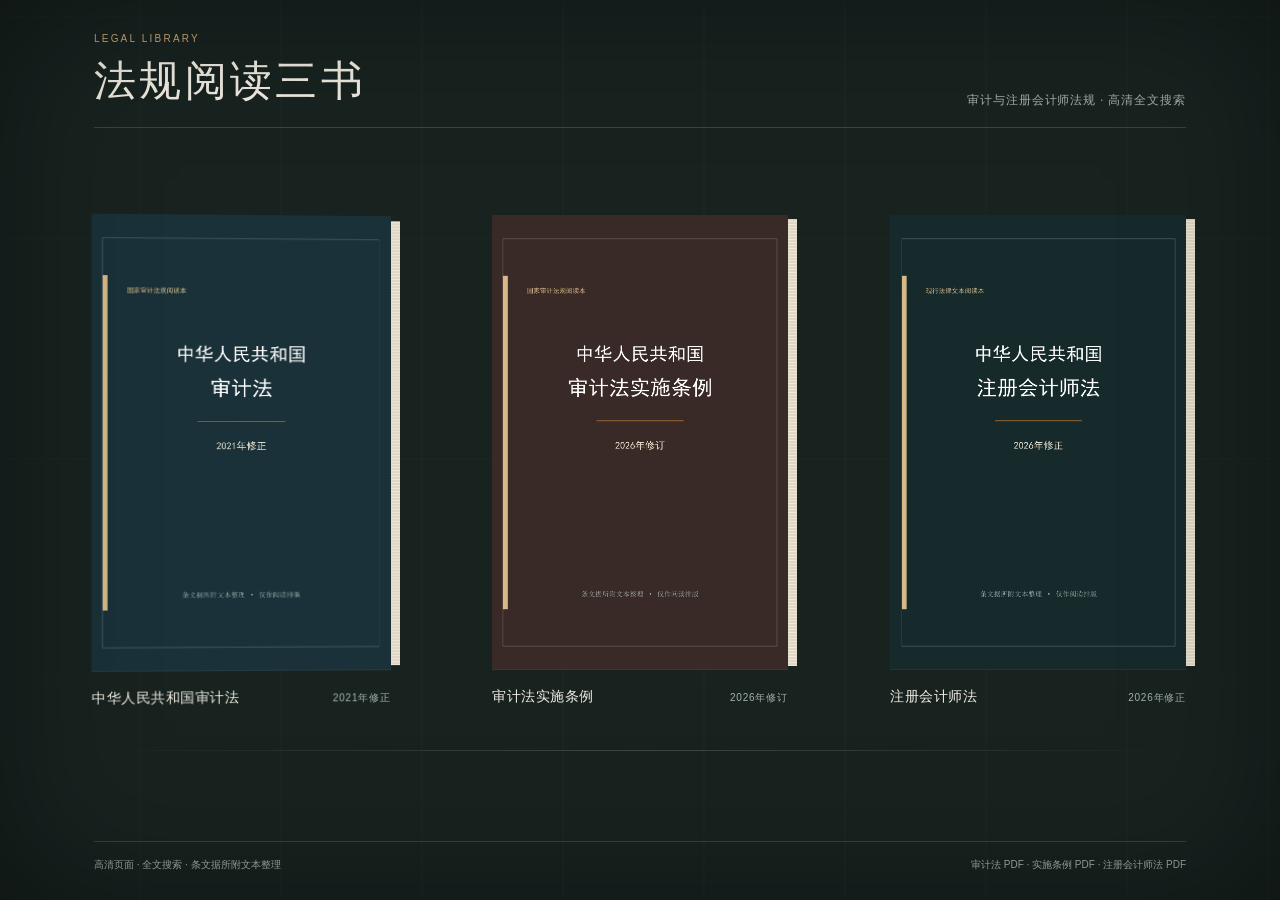
<file: index.html>
<!doctype html>
<html lang="zh-CN">
  <head>
    <meta charset="utf-8">
    <meta name="viewport" content="width=device-width, initial-scale=1">
    <meta name="theme-color" content="#182320">
    <title>法规阅读三书｜高清可搜索版</title>
    <style>
      :root {
        --desk: #182320;
        --desk-deep: #0d1513;
        --text: #f0ece2;
        --muted: #a5b0aa;
        --accent: #d2ad77;
        --line: rgba(240, 236, 226, 0.16);
        --serif: "Songti SC", "STSong", "SimSun", serif;
        --sans: "Microsoft YaHei UI", "PingFang SC", sans-serif;
      }

      * {
        box-sizing: border-box;
      }

      html,
      body {
        min-width: 320px;
        height: 100%;
        margin: 0;
      }

      body {
        display: grid;
        min-height: 100dvh;
        overflow-x: hidden;
        background-color: var(--desk);
        background-image:
          repeating-linear-gradient(
            90deg,
            transparent 0,
            transparent 139px,
            rgba(255, 255, 255, 0.025) 140px,
            transparent 141px
          ),
          repeating-linear-gradient(
            0deg,
            transparent 0,
            transparent 219px,
            rgba(255, 255, 255, 0.018) 220px,
            transparent 221px
          );
        color: var(--text);
        font-family: var(--sans);
      }

      body::after {
        position: fixed;
        inset: 0;
        box-shadow: inset 0 0 150px rgba(0, 0, 0, 0.42);
        content: "";
        pointer-events: none;
      }

      main {
        display: grid;
        width: min(100%, 1220px);
        min-height: 100dvh;
        margin: 0 auto;
        padding:
          max(28px, env(safe-area-inset-top))
          clamp(20px, 5vw, 72px)
          max(28px, env(safe-area-inset-bottom));
        grid-template-rows: auto minmax(0, 1fr) auto;
        align-items: center;
      }

      header {
        display: flex;
        align-items: flex-end;
        justify-content: space-between;
        padding-bottom: 18px;
        border-bottom: 1px solid var(--line);
      }

      .kicker {
        color: var(--accent);
        font-size: 10px;
        letter-spacing: 0.22em;
      }

      h1 {
        margin: 7px 0 0;
        font-family: var(--serif);
        font-size: clamp(26px, 4vw, 42px);
        font-weight: 500;
        letter-spacing: 0.08em;
      }

      header p {
        margin: 0;
        color: var(--muted);
        font-family: var(--serif);
        font-size: 12px;
        letter-spacing: 0.08em;
      }

      .shelf {
        display: grid;
        width: 100%;
        max-width: 1140px;
        margin: 0 auto;
        padding: clamp(36px, 8vh, 92px) 0 clamp(24px, 6vh, 66px);
        grid-template-columns: repeat(3, minmax(0, 1fr));
        gap: clamp(34px, 8vw, 104px);
        perspective: 1600px;
      }

      .book-link {
        position: relative;
        display: block;
        width: min(100%, 328px);
        justify-self: center;
        color: inherit;
        text-decoration: none;
        transform: rotateY(var(--turn, 0deg)) translateY(0);
        transform-origin: center bottom;
        transition:
          transform 260ms ease,
          filter 260ms ease;
      }

      .book-link:first-child {
        --turn: 3deg;
      }

      .book-link:last-child {
        --turn: -3deg;
      }

      .book-link:hover,
      .book-link:focus-visible {
        --turn: 0deg;
        filter: brightness(1.04);
        outline: none;
        transform: rotateY(var(--turn)) translateY(-8px);
      }

      .cover-wrap {
        position: relative;
        aspect-ratio: 420 / 595;
        box-shadow: 0 38px 58px rgba(0, 0, 0, 0.48);
      }

      .cover-wrap::before {
        position: absolute;
        z-index: -1;
        right: -9px;
        bottom: 1%;
        width: 11px;
        height: 98%;
        background:
          repeating-linear-gradient(
            0deg,
            #eee6d7 0,
            #eee6d7 1px,
            #d1c6b2 2px,
            #eee6d7 3px
          );
        content: "";
      }

      .cover-wrap img {
        display: block;
        width: 100%;
        height: 100%;
        object-fit: cover;
      }

      .book-meta {
        display: flex;
        align-items: baseline;
        justify-content: space-between;
        gap: 16px;
        padding-top: 18px;
      }

      .book-meta strong {
        font-family: var(--serif);
        font-size: 14px;
        font-weight: 500;
        letter-spacing: 0.04em;
      }

      .book-meta span {
        color: var(--muted);
        font-size: 10px;
        letter-spacing: 0.08em;
        white-space: nowrap;
      }

      .shelf-base {
        grid-column: 1 / -1;
        height: 1px;
        margin-top: -22px;
        background: linear-gradient(
          90deg,
          transparent,
          rgba(215, 202, 177, 0.22),
          transparent
        );
      }

      footer {
        display: flex;
        align-items: center;
        justify-content: space-between;
        gap: 20px;
        padding-top: 16px;
        border-top: 1px solid var(--line);
        color: var(--muted);
        font-size: 10px;
      }

      footer a {
        color: var(--muted);
        text-decoration: none;
      }

      footer a:hover {
        color: var(--accent);
      }

      @media (max-width: 700px) {
        main {
          grid-template-rows: auto auto auto;
          align-items: start;
        }

        header {
          align-items: flex-start;
          flex-direction: column;
          gap: 10px;
        }

        .shelf {
          padding-top: 38px;
          grid-template-columns: 1fr;
          gap: 42px;
        }

        .book-link {
          width: min(76vw, 310px);
        }

        .book-link:first-child,
        .book-link:last-child {
          --turn: 0deg;
        }

        .shelf-base {
          display: none;
        }

        footer {
          align-items: flex-start;
          flex-direction: column;
        }
      }
    </style>
  </head>
  <body>
    <main>
      <header>
        <div>
          <span class="kicker">LEGAL LIBRARY</span>
          <h1>法规阅读三书</h1>
        </div>
        <p>审计与注册会计师法规 · 高清全文搜索</p>
      </header>

      <section class="shelf" aria-label="审计法规电子书">
        <a class="book-link" href="books/audit-law/index.html">
          <span class="cover-wrap">
            <img
              src="books/audit-law/assets/pages/page-01.webp"
              alt="中华人民共和国审计法封面"
            >
          </span>
          <span class="book-meta">
            <strong>中华人民共和国审计法</strong>
            <span>2021年修正</span>
          </span>
        </a>

        <a class="book-link" href="books/audit-regulation/index.html">
          <span class="cover-wrap">
            <img
              src="books/audit-regulation/assets/pages/page-01.webp"
              alt="中华人民共和国审计法实施条例封面"
            >
          </span>
          <span class="book-meta">
            <strong>审计法实施条例</strong>
            <span>2026年修订</span>
          </span>
        </a>

        <a class="book-link" href="books/cpa-law/index.html">
          <span class="cover-wrap">
            <img
              src="books/cpa-law/assets/pages/page-01.webp"
              alt="中华人民共和国注册会计师法封面"
            >
          </span>
          <span class="book-meta">
            <strong>注册会计师法</strong>
            <span>2026年修正</span>
          </span>
        </a>

        <div class="shelf-base" aria-hidden="true"></div>
      </section>

      <footer>
        <span>高清页面 · 全文搜索 · 条文据所附文本整理</span>
        <span>
          <a href="pdf/中华人民共和国审计法_2021年修正_法规阅读本.pdf">审计法 PDF</a>
          ·
          <a href="pdf/中华人民共和国审计法实施条例_2026年修订_法规阅读本.pdf">实施条例 PDF</a>
          ·
          <a href="pdf/中华人民共和国注册会计师法_2026年修正_法规阅读本.pdf">注册会计师法 PDF</a>
        </span>
      </footer>
    </main>
  </body>
</html>
</file>
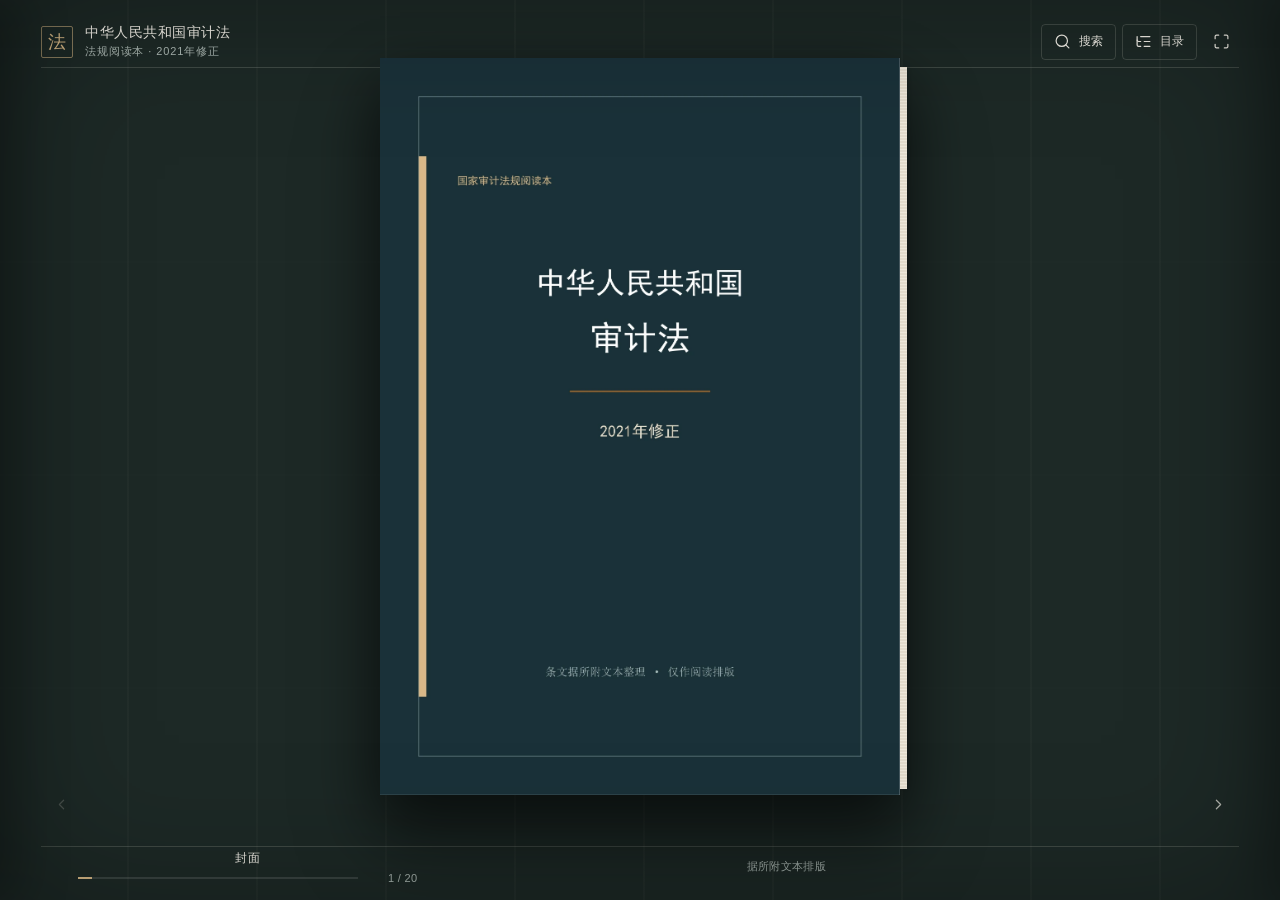
<file: books/audit-law/index.html>
<!doctype html>
<html lang="zh-CN">
  <head>
    <meta charset="utf-8">
    <meta name="viewport" content="width=device-width, initial-scale=1, viewport-fit=cover">
    <meta name="theme-color" content="#1d2926">
    <meta
      name="description"
      content="中华人民共和国注册会计师法（2026年修正）可翻页电子书"
    >
    <title>中华人民共和国注册会计师法（2026年修正）</title>
    <link rel="stylesheet" href="vendor/page-flip.css">
    <link rel="stylesheet" href="styles.css">
  </head>
  <body>
    <div class="app-shell">
      <header class="topbar">
        <div class="brand">
          <span class="brand-mark" aria-hidden="true">法</span>
          <div class="brand-copy">
            <strong id="book-title">中华人民共和国注册会计师法</strong>
            <span id="book-edition">法规阅读本 · 2026年修正</span>
          </div>
        </div>

        <div class="topbar-actions" role="toolbar" aria-label="阅读工具">
          <button class="tool-button" id="open-search" type="button" aria-label="全文搜索">
            <i data-lucide="search" aria-hidden="true"></i>
            <span>搜索</span>
          </button>
          <button class="tool-button" id="open-contents" type="button" aria-label="打开目录">
            <i data-lucide="list-tree" aria-hidden="true"></i>
            <span>目录</span>
          </button>
          <button
            class="icon-button"
            id="toggle-fullscreen"
            type="button"
            aria-label="进入全屏"
            data-tooltip="全屏"
          >
            <i data-lucide="maximize" aria-hidden="true"></i>
          </button>
        </div>
      </header>

      <main class="reading-room" id="reading-room">
        <div class="book-zone">
          <div class="book-frame" id="book-frame">
            <div class="cover-entry" id="cover-entry">
              <button
                class="cover-object"
                id="open-cover"
                type="button"
                aria-label="翻开法规电子书"
              >
                <img id="cover-image" src="assets/pages/page-01.webp" alt="法规电子书封面">
                <span class="cover-open-cue">
                  <i data-lucide="book-open" aria-hidden="true"></i>
                  <span>翻开</span>
                </span>
              </button>
            </div>
            <div
              id="book"
              class="book"
              aria-label="中华人民共和国注册会计师法可翻页电子书"
            ></div>
            <div class="book-gutter" id="book-gutter" aria-hidden="true"></div>
          </div>
          <div class="loading-state" id="loading-state" role="status">
            <span class="loading-rule" aria-hidden="true"></span>
            <span>正在打开书籍</span>
          </div>
        </div>

        <button
          class="nav-arrow nav-arrow-left"
          id="previous-page"
          type="button"
          aria-label="上一页"
          data-tooltip="上一页"
        >
          <i data-lucide="chevron-left" aria-hidden="true"></i>
        </button>
        <button
          class="nav-arrow nav-arrow-right"
          id="next-page"
          type="button"
          aria-label="下一页"
          data-tooltip="下一页"
        >
          <i data-lucide="chevron-right" aria-hidden="true"></i>
        </button>
      </main>

      <footer class="reader-footer">
        <div class="mobile-navigation">
          <button class="icon-button" id="previous-page-mobile" type="button" aria-label="上一页">
            <i data-lucide="chevron-left" aria-hidden="true"></i>
          </button>
        </div>

        <div class="reading-status">
          <span id="current-location" aria-live="polite">封面</span>
          <div class="progress-cluster">
            <div
              class="reading-progress"
              id="reading-progress"
              role="progressbar"
              aria-label="阅读进度"
              aria-valuemin="1"
              aria-valuemax="23"
              aria-valuenow="1"
            >
              <span id="reading-progress-bar"></span>
            </div>
            <span class="page-number" id="page-number">1 / 23</span>
          </div>
        </div>

        <div class="footer-meta">
          <span>据所附文本排版</span>
          <button class="icon-button" id="next-page-mobile" type="button" aria-label="下一页">
            <i data-lucide="chevron-right" aria-hidden="true"></i>
          </button>
        </div>
      </footer>
    </div>

    <div class="drawer-scrim" id="drawer-scrim" hidden></div>
    <aside
      class="contents-drawer"
      id="contents-drawer"
      role="dialog"
      aria-modal="true"
      aria-labelledby="contents-title"
      aria-hidden="true"
      hidden
    >
      <div class="drawer-header">
        <div>
          <span class="drawer-eyebrow">CONTENTS</span>
          <h2 id="contents-title">目录</h2>
        </div>
        <button class="icon-button" id="close-contents" type="button" aria-label="关闭目录">
          <i data-lucide="x" aria-hidden="true"></i>
        </button>
      </div>

      <div class="drawer-scroll">
        <section class="front-matter" aria-label="前置内容">
          <div id="front-matter-list"></div>
        </section>

        <section class="chapter-list" aria-label="章节">
          <div id="chapter-list"></div>
        </section>
      </div>

      <div class="drawer-footer">
        <a class="pdf-link" id="pdf-link" href="#" target="_blank" rel="noreferrer">
          <i data-lucide="file-down" aria-hidden="true"></i>
          <span>打开 PDF 阅读本</span>
        </a>
      </div>
    </aside>

    <div class="search-scrim" id="search-scrim" hidden></div>
    <aside
      class="search-drawer"
      id="search-drawer"
      role="dialog"
      aria-modal="true"
      aria-labelledby="search-title"
      aria-hidden="true"
      hidden
    >
      <div class="drawer-header search-header">
        <div>
          <span class="drawer-eyebrow">FULL TEXT</span>
          <h2 id="search-title">全文搜索</h2>
        </div>
        <button class="icon-button" id="close-search" type="button" aria-label="关闭搜索">
          <i data-lucide="x" aria-hidden="true"></i>
        </button>
      </div>

      <div class="search-panel">
        <label class="sr-only" for="search-input">搜索条文或关键词</label>
        <div class="search-field">
          <i data-lucide="search" aria-hidden="true"></i>
          <input
            id="search-input"
            type="search"
            autocomplete="off"
            spellcheck="false"
            placeholder="搜索条文、条款或关键词"
          >
          <button class="search-clear" id="clear-search" type="button" aria-label="清空搜索" hidden>
            <i data-lucide="x" aria-hidden="true"></i>
          </button>
        </div>
        <p class="search-status" id="search-status" aria-live="polite"></p>
        <div class="search-results" id="search-results"></div>
      </div>
    </aside>

    <noscript>
      <p class="noscript-message">需要启用 JavaScript 才能翻阅电子书。</p>
    </noscript>

    <script src="vendor/page-flip.browser.js"></script>
    <script src="vendor/lucide.min.js"></script>
    <script src="book-data.js"></script>
    <script src="app.js"></script>
  </body>
</html>
</file>
<file: books/audit-law/vendor/page-flip.css>
.stf__parent {
  position: relative;
  display: block;
  box-sizing: border-box;
  transform: translateZ(0);

  -ms-touch-action: pan-y;
  touch-action: pan-y;
}

.sft__wrapper {
  position: relative;
  width: 100%;
  box-sizing: border-box;
}

.stf__parent canvas {
  position: absolute;
  width: 100%;
  height: 100%;
  left: 0;
  top: 0;
}

.stf__block {
  position: absolute;
  width: 100%;
  height: 100%;
  box-sizing: border-box;
  perspective: 2000px;
}

.stf__item {
  display: none;
  position: absolute;
  transform-style: preserve-3d;
}

.stf__outerShadow {
  position: absolute;
  left: 0;
  top: 0;
}

.stf__innerShadow {
  position: absolute;
  left: 0;
  top: 0;
}

.stf__hardShadow {
  position: absolute;
  left: 0;
  top: 0;
}

.stf__hardInnerShadow {
  position: absolute;
  left: 0;
  top: 0;
}
</file>
<file: books/audit-law/styles.css>
:root {
  color-scheme: dark;
  --desk: #1d2926;
  --desk-deep: #111a18;
  --desk-line: rgba(230, 221, 201, 0.055);
  --paper: #f7f4ec;
  --paper-ink: #172b2e;
  --paper-muted: #667370;
  --accent: #b57a36;
  --accent-soft: #d8b987;
  --ui-text: #f1eee6;
  --ui-muted: #aab6b1;
  --ui-line: rgba(241, 238, 230, 0.16);
  --ui-surface: rgba(12, 20, 18, 0.78);
  --ui-surface-hover: rgba(28, 42, 38, 0.94);
  --drawer-width: min(420px, 92vw);
  --serif: "Songti SC", "STSong", "SimSun", serif;
  --sans: "Microsoft YaHei UI", "PingFang SC", "Microsoft YaHei", sans-serif;
}

* {
  box-sizing: border-box;
}

html,
body {
  width: 100%;
  height: 100%;
  margin: 0;
}

body {
  min-width: 320px;
  overflow: hidden;
  background: var(--desk);
  color: var(--ui-text);
  font-family: var(--sans);
  -webkit-font-smoothing: antialiased;
}

body::before {
  position: fixed;
  inset: 0;
  z-index: -2;
  background-color: var(--desk);
  background-image:
    repeating-linear-gradient(
      90deg,
      transparent 0,
      transparent 127px,
      var(--desk-line) 128px,
      transparent 129px
    ),
    repeating-linear-gradient(
      0deg,
      transparent 0,
      transparent 211px,
      rgba(255, 255, 255, 0.012) 212px,
      transparent 213px
    );
  content: "";
}

body::after {
  position: fixed;
  inset: 0;
  z-index: 90;
  pointer-events: none;
  box-shadow: inset 0 0 150px rgba(0, 0, 0, 0.32);
  content: "";
}

button,
a {
  -webkit-tap-highlight-color: transparent;
}

button {
  color: inherit;
  font: inherit;
}

button:focus-visible,
a:focus-visible {
  outline: 2px solid var(--accent-soft);
  outline-offset: 3px;
}

.app-shell {
  display: grid;
  grid-template-rows: auto minmax(0, 1fr) auto;
  width: 100%;
  height: 100dvh;
  padding:
    max(16px, env(safe-area-inset-top))
    clamp(18px, 3.2vw, 52px)
    max(14px, env(safe-area-inset-bottom));
}

.topbar {
  display: flex;
  align-items: center;
  justify-content: space-between;
  min-height: 52px;
  border-bottom: 1px solid var(--ui-line);
}

.brand {
  display: flex;
  min-width: 0;
  align-items: center;
  gap: 12px;
}

.brand-mark {
  display: grid;
  width: 32px;
  height: 32px;
  flex: 0 0 auto;
  place-items: center;
  border: 1px solid rgba(216, 185, 135, 0.58);
  border-radius: 2px;
  color: var(--accent-soft);
  font-family: var(--serif);
  font-size: 18px;
  line-height: 1;
}

.brand-copy {
  display: flex;
  min-width: 0;
  flex-direction: column;
  gap: 2px;
}

.brand-copy strong {
  overflow: hidden;
  color: var(--ui-text);
  font-family: var(--serif);
  font-size: 14px;
  font-weight: 500;
  letter-spacing: 0.04em;
  text-overflow: ellipsis;
  white-space: nowrap;
}

.brand-copy span {
  color: var(--ui-muted);
  font-size: 11px;
  letter-spacing: 0.08em;
}

.topbar-actions {
  display: flex;
  align-items: center;
  gap: 6px;
}

.tool-button,
.icon-button,
.nav-arrow {
  position: relative;
  display: inline-flex;
  align-items: center;
  justify-content: center;
  border: 1px solid transparent;
  background: transparent;
  cursor: pointer;
  transition:
    background-color 160ms ease,
    border-color 160ms ease,
    color 160ms ease,
    opacity 160ms ease;
}

.tool-button {
  min-height: 36px;
  gap: 8px;
  padding: 0 12px;
  border-color: var(--ui-line);
  border-radius: 4px;
  color: var(--ui-text);
  font-size: 12px;
}

.tool-button:hover,
.icon-button:hover,
.nav-arrow:hover {
  border-color: rgba(216, 185, 135, 0.34);
  background: var(--ui-surface-hover);
}

.tool-button svg,
.icon-button svg,
.nav-arrow svg,
.pdf-link svg {
  width: 17px;
  height: 17px;
  stroke-width: 1.7;
}

.icon-button {
  width: 36px;
  height: 36px;
  padding: 0;
  border-radius: 4px;
  color: var(--ui-text);
}

[data-tooltip]::after {
  position: absolute;
  z-index: 20;
  top: calc(100% + 7px);
  left: 50%;
  padding: 5px 8px;
  border: 1px solid var(--ui-line);
  border-radius: 3px;
  background: #101816;
  color: var(--ui-text);
  content: attr(data-tooltip);
  font-size: 11px;
  line-height: 1.2;
  opacity: 0;
  pointer-events: none;
  transform: translate(-50%, -3px);
  transition:
    opacity 120ms ease,
    transform 120ms ease;
  white-space: nowrap;
}

[data-tooltip]:hover::after,
[data-tooltip]:focus-visible::after {
  opacity: 1;
  transform: translate(-50%, 0);
}

.reading-room {
  position: relative;
  display: grid;
  min-height: 0;
  grid-template-columns: 54px minmax(0, 1fr) 54px;
  align-items: center;
  padding: 10px 0;
}

.book-zone {
  position: relative;
  display: grid;
  min-width: 0;
  min-height: 0;
  grid-column: 2;
  place-items: center;
}

.book-frame {
  position: relative;
  width: min(100%, 1090px);
  filter: drop-shadow(0 36px 34px rgba(0, 0, 0, 0.34));
  perspective: 1800px;
}

.book {
  position: relative;
  width: 100%;
  height: clamp(420px, calc(100dvh - 166px), 760px);
  opacity: 1;
  touch-action: pan-y;
  transition: opacity 220ms ease;
}

.book-frame.is-cover-mode .book {
  opacity: 0;
  pointer-events: none;
}

.cover-entry {
  position: absolute;
  z-index: 8;
  inset: 0;
  display: grid;
  place-items: center;
  opacity: 1;
  perspective: 1800px;
  transition:
    opacity 180ms ease,
    visibility 180ms ease;
}

.cover-entry.is-hidden {
  visibility: hidden;
  opacity: 0;
  pointer-events: none;
}

.cover-object {
  position: relative;
  width: min(48%, 520px);
  aspect-ratio: 420 / 595;
  padding: 0;
  border: 0;
  background: transparent;
  box-shadow: 0 24px 58px rgba(0, 0, 0, 0.44);
  cursor: pointer;
  transform: rotateY(0deg);
  transform-origin: left center;
  transform-style: preserve-3d;
  transition:
    transform 740ms cubic-bezier(0.2, 0.7, 0.2, 1),
    box-shadow 260ms ease,
    opacity 240ms ease;
}

.cover-object::after {
  position: absolute;
  z-index: -1;
  top: 1.2%;
  right: -7px;
  bottom: 0.8%;
  width: 8px;
  background:
    repeating-linear-gradient(
      0deg,
      #eee8db 0,
      #eee8db 1px,
      #d8cfbe 2px,
      #eee8db 3px
    );
  box-shadow: 2px 0 5px rgba(0, 0, 0, 0.15);
  content: "";
}

.cover-object:hover {
  box-shadow: 0 30px 68px rgba(0, 0, 0, 0.5);
  transform: translateY(-3px);
}

.cover-object img {
  display: block;
  width: 100%;
  height: 100%;
  object-fit: cover;
  backface-visibility: hidden;
}

.cover-open-cue {
  position: absolute;
  bottom: 18px;
  left: 50%;
  display: inline-flex;
  min-height: 34px;
  align-items: center;
  gap: 7px;
  padding: 0 12px;
  border: 1px solid rgba(255, 255, 255, 0.2);
  border-radius: 3px;
  background: rgba(13, 24, 22, 0.82);
  color: #f1eee6;
  font-size: 11px;
  opacity: 0;
  transform: translate(-50%, 5px);
  transition:
    opacity 180ms ease,
    transform 180ms ease;
}

.cover-open-cue svg {
  width: 15px;
  height: 15px;
  stroke-width: 1.7;
}

.cover-object:hover .cover-open-cue,
.cover-object:focus-visible .cover-open-cue {
  opacity: 1;
  transform: translate(-50%, 0);
}

.cover-entry.is-opening {
  pointer-events: none;
}

.cover-entry.is-opening .cover-object {
  opacity: 0.84;
  box-shadow: -26px 18px 56px rgba(0, 0, 0, 0.22);
  transform: perspective(1800px) rotateY(-112deg);
}

.cover-entry.is-opening .cover-open-cue {
  opacity: 0;
}

.book .stf__parent {
  margin: 0 auto;
}

.book canvas {
  background: var(--paper);
}

.book-page {
  position: relative;
  width: 100%;
  height: 100%;
  overflow: hidden;
  background: var(--paper);
}

.book-page > img {
  display: block;
  width: 100%;
  height: 100%;
  object-fit: fill;
  pointer-events: none;
  user-select: none;
  -webkit-user-drag: none;
}

.page-highlight-layer {
  position: absolute;
  z-index: 5;
  inset: 0;
  overflow: hidden;
  pointer-events: none;
}

.search-hit {
  position: absolute;
  border: 1px solid rgba(166, 106, 42, 0.72);
  border-radius: 1px;
  background: rgba(239, 188, 90, 0.36);
  box-shadow: 0 0 0 1px rgba(255, 244, 207, 0.28) inset;
  mix-blend-mode: multiply;
  pointer-events: none;
}

.search-hit.is-selected {
  border-color: rgba(128, 70, 18, 0.9);
  background: rgba(246, 177, 65, 0.5);
}

.book-gutter {
  position: absolute;
  z-index: 9;
  top: 1.2%;
  bottom: 1.2%;
  left: 50%;
  width: 34px;
  pointer-events: none;
  background:
    linear-gradient(
      90deg,
      rgba(12, 24, 23, 0),
      rgba(12, 24, 23, 0.14) 44%,
      rgba(12, 24, 23, 0.2) 50%,
      rgba(12, 24, 23, 0.09) 56%,
      rgba(12, 24, 23, 0)
    );
  opacity: 0;
  transform: translateX(-50%);
  transition: opacity 180ms ease;
}

.book-gutter.is-visible {
  opacity: 1;
}

.loading-state {
  position: absolute;
  z-index: 12;
  inset: 0;
  display: flex;
  align-items: center;
  justify-content: center;
  gap: 12px;
  color: var(--ui-muted);
  font-family: var(--serif);
  font-size: 12px;
  letter-spacing: 0.08em;
  transition:
    opacity 320ms ease,
    visibility 320ms ease;
}

.loading-rule {
  display: block;
  width: 28px;
  height: 1px;
  overflow: hidden;
  background: rgba(255, 255, 255, 0.12);
}

.loading-rule::after {
  display: block;
  width: 12px;
  height: 1px;
  background: var(--accent-soft);
  content: "";
  animation: loading-slide 900ms ease-in-out infinite alternate;
}

body.is-ready .loading-state {
  visibility: hidden;
  opacity: 0;
}

@keyframes loading-slide {
  from {
    transform: translateX(0);
  }

  to {
    transform: translateX(18px);
  }
}

.nav-arrow {
  width: 42px;
  height: 64px;
  border-radius: 3px;
  color: rgba(241, 238, 230, 0.72);
}

.nav-arrow-left {
  grid-column: 1;
  justify-self: start;
}

.nav-arrow-right {
  grid-column: 3;
  justify-self: end;
}

.nav-arrow:disabled,
.icon-button:disabled {
  cursor: default;
  opacity: 0.28;
}

.nav-arrow:disabled:hover,
.icon-button:disabled:hover {
  border-color: transparent;
  background: transparent;
}

.reader-footer {
  display: grid;
  min-height: 40px;
  grid-template-columns: 1fr minmax(280px, 0.9fr) 1fr;
  align-items: center;
  border-top: 1px solid var(--ui-line);
  color: var(--ui-muted);
  font-size: 11px;
  letter-spacing: 0.03em;
}

.reading-status {
  display: flex;
  min-width: 0;
  flex-direction: column;
  align-items: center;
  gap: 5px;
}

#current-location {
  overflow: hidden;
  max-width: 100%;
  color: var(--ui-text);
  font-family: var(--serif);
  font-size: 12px;
  text-overflow: ellipsis;
  white-space: nowrap;
}

.progress-cluster {
  display: flex;
  width: min(100%, 340px);
  align-items: center;
  gap: 12px;
}

.reading-progress {
  height: 2px;
  flex: 1;
  overflow: hidden;
  background: rgba(255, 255, 255, 0.12);
}

.reading-progress span {
  display: block;
  width: 4.35%;
  height: 100%;
  background: var(--accent-soft);
  transition: width 380ms ease;
}

.page-number {
  min-width: 48px;
  color: var(--ui-muted);
  font-variant-numeric: tabular-nums;
  text-align: right;
}

.footer-meta {
  display: flex;
  align-items: center;
  justify-content: flex-end;
  gap: 8px;
}

.mobile-navigation,
#previous-page-mobile,
#next-page-mobile {
  display: none;
}

.drawer-scrim,
.search-scrim {
  position: fixed;
  z-index: 50;
  inset: 0;
  background: rgba(5, 12, 10, 0.66);
  opacity: 0;
  transition: opacity 220ms ease;
}

.drawer-scrim.is-visible,
.search-scrim.is-visible {
  opacity: 1;
}

.contents-drawer {
  position: fixed;
  z-index: 60;
  top: 0;
  bottom: 0;
  left: 0;
  display: grid;
  width: var(--drawer-width);
  grid-template-rows: auto minmax(0, 1fr) auto;
  border-right: 1px solid rgba(23, 43, 46, 0.12);
  background: var(--paper);
  box-shadow: 24px 0 48px rgba(0, 0, 0, 0.26);
  color: var(--paper-ink);
  transform: translateX(-102%);
  transition: transform 240ms cubic-bezier(0.22, 0.74, 0.24, 1);
}

.contents-drawer.is-open {
  transform: translateX(0);
}

.search-scrim {
  z-index: 64;
}

.search-drawer {
  position: fixed;
  z-index: 70;
  top: 0;
  right: 0;
  bottom: 0;
  display: grid;
  width: min(460px, 94vw);
  grid-template-rows: auto minmax(0, 1fr);
  border-left: 1px solid rgba(23, 43, 46, 0.12);
  background: var(--paper);
  box-shadow: -24px 0 48px rgba(0, 0, 0, 0.26);
  color: var(--paper-ink);
  transform: translateX(102%);
  transition: transform 240ms cubic-bezier(0.22, 0.74, 0.24, 1);
}

.search-drawer.is-open {
  transform: translateX(0);
}

.search-header {
  min-height: 106px;
}

.search-panel {
  display: flex;
  min-height: 0;
  flex-direction: column;
  padding: 18px 24px max(20px, env(safe-area-inset-bottom));
}

.search-field {
  display: grid;
  min-height: 46px;
  grid-template-columns: 20px minmax(0, 1fr) 32px;
  align-items: center;
  gap: 9px;
  padding: 0 8px 0 13px;
  border: 1px solid rgba(23, 43, 46, 0.2);
  border-radius: 4px;
  background: rgba(255, 255, 255, 0.4);
}

.search-field:focus-within {
  border-color: rgba(166, 106, 42, 0.7);
  box-shadow: 0 0 0 2px rgba(166, 106, 42, 0.08);
}

.search-field > svg {
  width: 18px;
  height: 18px;
  color: var(--paper-muted);
  stroke-width: 1.7;
}

.search-field input {
  width: 100%;
  min-width: 0;
  height: 42px;
  padding: 0;
  border: 0;
  outline: 0;
  background: transparent;
  color: var(--paper-ink);
  font: 13px/1.4 var(--sans);
  appearance: none;
}

.search-field input::-webkit-search-cancel-button {
  display: none;
}

.search-clear {
  display: grid;
  width: 32px;
  height: 32px;
  padding: 0;
  place-items: center;
  border: 0;
  border-radius: 3px;
  background: transparent;
  color: var(--paper-muted);
  cursor: pointer;
}

.search-clear:hover {
  background: rgba(23, 43, 46, 0.06);
  color: var(--paper-ink);
}

.search-clear svg {
  width: 15px;
  height: 15px;
}

.search-status {
  min-height: 18px;
  margin: 12px 0 8px;
  color: var(--paper-muted);
  font-size: 11px;
}

.search-results {
  min-height: 0;
  overflow-y: auto;
  overscroll-behavior: contain;
  border-top: 1px solid rgba(23, 43, 46, 0.11);
}

.search-result {
  display: block;
  width: 100%;
  padding: 14px 2px 15px;
  border: 0;
  border-bottom: 1px solid rgba(23, 43, 46, 0.11);
  background: transparent;
  color: var(--paper-ink);
  cursor: pointer;
  text-align: left;
}

.search-result:hover,
.search-result:focus-visible {
  background: rgba(166, 106, 42, 0.06);
}

.search-result-meta {
  display: flex;
  align-items: center;
  justify-content: space-between;
  gap: 16px;
  margin-bottom: 7px;
  color: var(--paper-muted);
  font-size: 10px;
  letter-spacing: 0.03em;
}

.search-result-meta strong {
  overflow: hidden;
  color: var(--accent);
  font-size: 10px;
  font-weight: 500;
  text-overflow: ellipsis;
  white-space: nowrap;
}

.search-result-excerpt {
  display: block;
  color: var(--paper-ink);
  font-family: var(--serif);
  font-size: 12px;
  line-height: 1.8;
}

.search-result-excerpt mark {
  padding: 0 1px;
  background: rgba(239, 188, 90, 0.44);
  color: inherit;
  font-weight: 500;
}

.search-empty {
  padding: 28px 4px;
  color: var(--paper-muted);
  font-family: var(--serif);
  font-size: 12px;
  line-height: 1.8;
}

.search-drawer .icon-button {
  color: var(--paper-ink);
}

.search-drawer .icon-button:hover {
  border-color: rgba(23, 43, 46, 0.18);
  background: rgba(23, 43, 46, 0.06);
}

.sr-only {
  position: absolute;
  width: 1px;
  height: 1px;
  padding: 0;
  overflow: hidden;
  clip: rect(0, 0, 0, 0);
  border: 0;
  margin: -1px;
  white-space: nowrap;
}

.drawer-header {
  display: flex;
  align-items: flex-start;
  justify-content: space-between;
  padding: 26px 24px 18px;
  border-bottom: 1px solid rgba(23, 43, 46, 0.12);
}

.drawer-eyebrow {
  color: var(--accent);
  font-size: 9px;
  letter-spacing: 0.22em;
}

.drawer-header h2 {
  margin: 4px 0 0;
  color: var(--paper-ink);
  font-family: var(--serif);
  font-size: 28px;
  font-weight: 500;
  letter-spacing: 0.04em;
}

.contents-drawer .icon-button {
  color: var(--paper-ink);
}

.contents-drawer .icon-button:hover {
  border-color: rgba(23, 43, 46, 0.18);
  background: rgba(23, 43, 46, 0.06);
}

.drawer-scroll {
  min-height: 0;
  overflow-y: auto;
  overscroll-behavior: contain;
  padding: 18px 24px 22px;
}

.front-matter {
  padding-bottom: 18px;
  border-bottom: 1px solid rgba(23, 43, 46, 0.12);
}

#front-matter-list {
  display: flex;
  flex-wrap: wrap;
  gap: 8px;
}

.front-link {
  min-height: 34px;
  padding: 0 11px;
  border: 1px solid rgba(23, 43, 46, 0.14);
  border-radius: 3px;
  background: transparent;
  color: var(--paper-ink);
  cursor: pointer;
  font-size: 11px;
}

.front-link:hover,
.front-link.is-current {
  border-color: rgba(166, 106, 42, 0.5);
  background: rgba(166, 106, 42, 0.07);
}

.chapter-list {
  padding-top: 10px;
}

.chapter-link {
  display: grid;
  width: 100%;
  grid-template-columns: 52px minmax(0, 1fr) auto;
  align-items: center;
  gap: 13px;
  padding: 10px 0;
  border: 0;
  border-bottom: 1px solid rgba(23, 43, 46, 0.1);
  background: transparent;
  color: var(--paper-ink);
  cursor: pointer;
  text-align: left;
}

.chapter-link:hover {
  background: rgba(23, 43, 46, 0.035);
}

.chapter-link.is-current {
  background: rgba(166, 106, 42, 0.07);
  box-shadow: inset 2px 0 0 var(--accent);
}

.chapter-thumb {
  position: relative;
  overflow: hidden;
  width: 52px;
  height: 73px;
  background: #e7e0d1;
  box-shadow: 0 4px 8px rgba(23, 43, 46, 0.12);
}

.chapter-thumb img {
  display: block;
  width: 100%;
  height: 100%;
  object-fit: cover;
  object-position: top center;
}

.chapter-copy {
  min-width: 0;
}

.chapter-copy strong {
  display: block;
  overflow: hidden;
  color: var(--paper-ink);
  font-family: var(--serif);
  font-size: 13px;
  font-weight: 500;
  line-height: 1.7;
  text-overflow: ellipsis;
  white-space: nowrap;
}

.chapter-copy span {
  display: block;
  color: var(--paper-muted);
  font-size: 11px;
}

.chapter-page {
  align-self: start;
  padding-top: 4px;
  color: var(--paper-muted);
  font-size: 10px;
  font-variant-numeric: tabular-nums;
}

.drawer-footer {
  padding: 14px 24px max(18px, env(safe-area-inset-bottom));
  border-top: 1px solid rgba(23, 43, 46, 0.12);
}

.pdf-link {
  display: inline-flex;
  align-items: center;
  gap: 9px;
  color: var(--paper-ink);
  font-size: 12px;
  text-decoration: none;
}

.pdf-link:hover {
  color: var(--accent);
}

.noscript-message {
  position: fixed;
  z-index: 100;
  inset: 20px;
  display: grid;
  margin: 0;
  place-items: center;
  background: var(--paper);
  color: var(--paper-ink);
  font-family: var(--serif);
}

@media (max-width: 860px) {
  .app-shell {
    padding-right: 16px;
    padding-left: 16px;
  }

  .reading-room {
    grid-template-columns: 1fr;
  }

  .book-zone {
    grid-column: 1;
  }

  .cover-object {
    width: min(86%, 430px);
  }

  .nav-arrow {
    display: none;
  }

  .reader-footer {
    grid-template-columns: 42px minmax(0, 1fr) 42px;
  }

  .mobile-navigation,
  #previous-page-mobile,
  #next-page-mobile {
    display: inline-flex;
  }

  .mobile-navigation {
    justify-content: flex-start;
  }

  .footer-meta {
    justify-content: flex-end;
  }

  .footer-meta > span {
    display: none;
  }
}

@media (max-width: 560px) {
  .app-shell {
    padding-top: max(10px, env(safe-area-inset-top));
    padding-right: 10px;
    padding-bottom: max(8px, env(safe-area-inset-bottom));
    padding-left: 10px;
  }

  .topbar {
    min-height: 46px;
  }

  .brand-mark {
    width: 28px;
    height: 28px;
    font-size: 16px;
  }

  .brand-copy strong {
    max-width: 48vw;
    font-size: 12px;
  }

  .brand-copy span {
    font-size: 10px;
  }

  .tool-button {
    padding: 0 9px;
  }

  .tool-button span {
    display: none;
  }

  .reading-room {
    padding: 4px 0;
  }

  .book {
    height: clamp(370px, calc(100dvh - 142px), 670px);
  }

  .reader-footer {
    min-height: 38px;
  }

  .progress-cluster {
    gap: 8px;
  }

  .page-number {
    min-width: 42px;
    font-size: 10px;
  }

  .contents-drawer {
    width: min(390px, 94vw);
  }

  .search-drawer {
    width: min(420px, 96vw);
  }

  .search-panel {
    padding: 14px 18px max(18px, env(safe-area-inset-bottom));
  }

  .drawer-header {
    padding: 20px 18px 14px;
  }

  .drawer-scroll {
    padding: 14px 18px 18px;
  }

  .drawer-footer {
    padding-right: 18px;
    padding-left: 18px;
  }
}

@media (prefers-reduced-motion: reduce) {
  *,
  *::before,
  *::after {
    scroll-behavior: auto !important;
    transition-duration: 0.01ms !important;
    animation-duration: 0.01ms !important;
    animation-iteration-count: 1 !important;
  }
}
</file>
